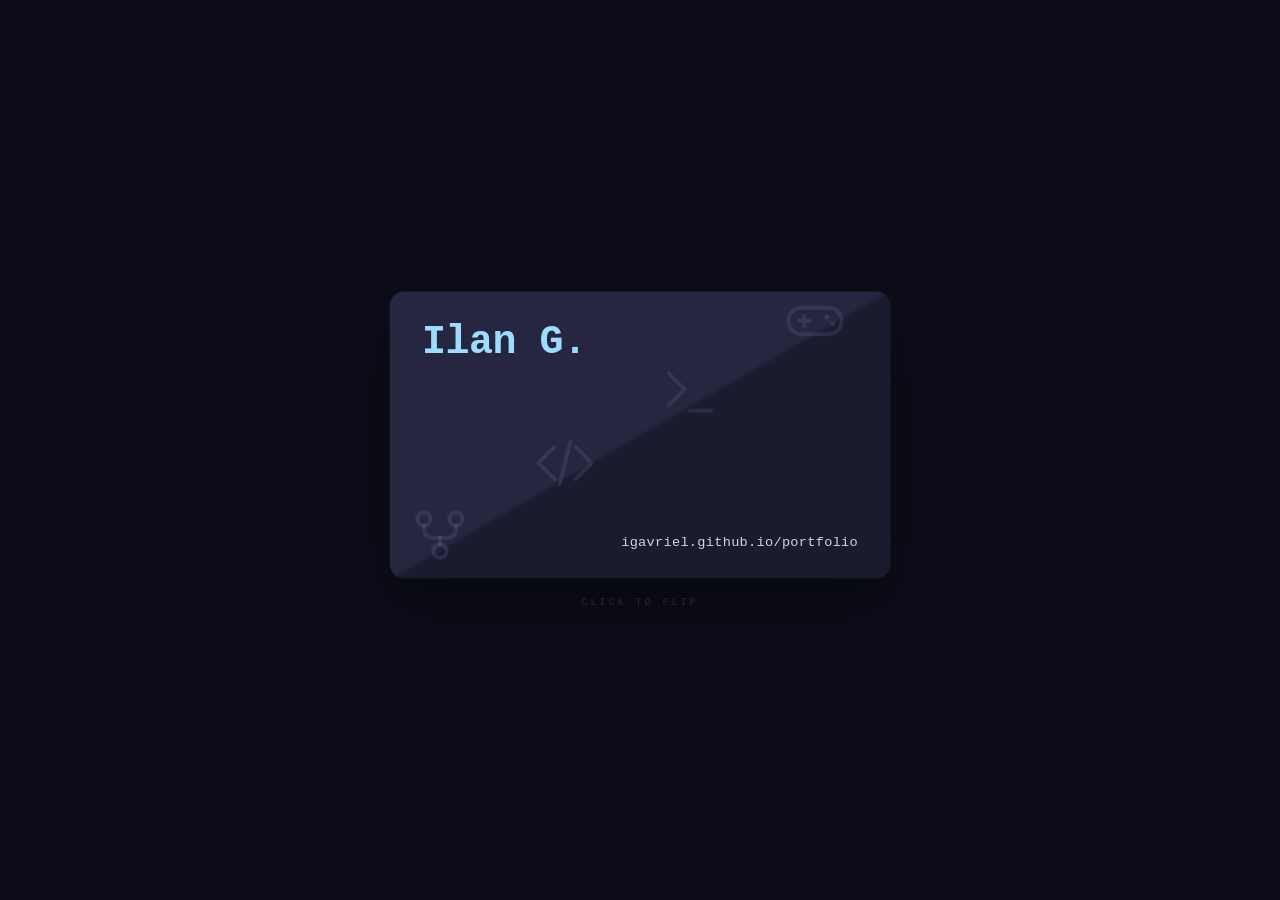
<file: business-card/index.html>
<!DOCTYPE html>
<html lang="en">
<head>
  <meta charset="UTF-8">
  <meta name="viewport" content="width=device-width, initial-scale=1.0">
  <title>Ilan Gavriel — Digital Business Card</title>
  <link rel="stylesheet" href="styles.css">
</head>
<body>

  <main class="page">
    <div class="card-container" id="card" role="button" aria-label="Flip business card" tabindex="0">
      <div class="card">

        <!-- ═══════════ FRONT SIDE ═══════════ -->
        <div class="card-face card-front">
          <span class="front-name">Ilan G.</span>

          <div class="front-icons">
            <span class="front-icon" style="--i:0" aria-hidden="true">
              <svg width="64" height="64" viewBox="0 0 24 24" fill="none" stroke="currentColor" stroke-width="1.5" stroke-linecap="round" stroke-linejoin="round">
                <circle cx="12" cy="18" r="2.5"/>
                <circle cx="6" cy="6" r="2.5"/>
                <circle cx="18" cy="6" r="2.5"/>
                <path d="M6 8.5v1.5a3 3 0 0 0 3 3h6a3 3 0 0 0 3-3V8.5"/>
                <line x1="12" y1="13" x2="12" y2="15.5"/>
              </svg>
            </span>
            <span class="front-icon" style="--i:1" aria-hidden="true">
              <svg width="64" height="64" viewBox="0 0 24 24" fill="none" stroke="currentColor" stroke-width="1.5" stroke-linecap="round" stroke-linejoin="round">
                <polyline points="16 18 22 12 16 6"/>
                <polyline points="8 6 2 12 8 18"/>
                <line x1="14" y1="4" x2="10" y2="20"/>
              </svg>
            </span>
            <span class="front-icon" style="--i:2" aria-hidden="true">
              <svg width="64" height="64" viewBox="0 0 24 24" fill="none" stroke="currentColor" stroke-width="1.5" stroke-linecap="round" stroke-linejoin="round">
                <polyline points="4 17 10 11 4 5"/>
                <line x1="12" y1="19" x2="20" y2="19"/>
              </svg>
            </span>
            <span class="front-icon" style="--i:3" aria-hidden="true">
              <svg width="64" height="64" viewBox="0 0 24 24" fill="none" stroke="currentColor" stroke-width="1.5" stroke-linecap="round" stroke-linejoin="round">
                <rect x="2" y="7" width="20" height="10" rx="5"/>
                <path d="M8 10v4M6 12h4"/>
                <circle cx="16.5" cy="10.5" r="1" fill="currentColor" stroke="none"/>
                <circle cx="18.5" cy="13" r="1" fill="currentColor" stroke="none"/>
              </svg>
            </span>
          </div>

          <a class="front-url" href="https://igavriel.github.io/portfolio" target="_blank" rel="noopener">igavriel.github.io/portfolio</a>
        </div>

        <!-- ═══════════ BACK SIDE ═══════════ -->
        <div class="card-face card-back">

          <div class="editor-titlebar">
            <div class="window-controls">
              <span class="dot dot-close"></span>
              <span class="dot dot-minimize"></span>
              <span class="dot dot-maximize"></span>
            </div>
            <span class="editor-filename">ilan-gavriel.json</span>
          </div>

          <div class="editor-body">
            <div class="code-line"><span class="ln">1</span><span class="code"><span class="bracket">{</span></span></div>
            <div class="code-line"><span class="ln">2</span><span class="code">  <span class="key">"name"</span><span class="punct">: </span><span class="str">"Ilan Gavriel"</span><span class="punct">,</span></span></div>
            <div class="code-line"><span class="ln">3</span><span class="code">  <span class="key">"title"</span><span class="punct">: </span><span class="str">"Game Design Development and Software Architect"</span><span class="punct">,</span></span></div>
            <div class="code-line"><span class="ln">4</span><span class="code">  <span class="key">"email"</span><span class="punct">: </span><span class="str">"<a class="card-link" href="mailto:igavriel@gmail.com">igavriel@gmail.com</a>"</span><span class="punct">,</span></span></div>
            <div class="code-line"><span class="ln">5</span><span class="code">  <span class="key">"linkedin"</span><span class="punct">: </span><span class="str">"<a class="card-link" href="https://linkedin.com/in/igavriel" target="_blank" rel="noopener">linkedin.com/in/igavriel</a>"</span><span class="punct">,</span></span></div>
            <div class="code-line"><span class="ln">6</span><span class="code">  <span class="key">"portfolio"</span><span class="punct">: </span><span class="str">"<a class="card-link" href="https://igavriel.github.io/portfolio" target="_blank" rel="noopener">igavriel.github.io/portfolio</a>"</span></span></div>
            <div class="code-line"><span class="ln">7</span><span class="code"><span class="bracket">}</span></span></div>
          </div>

          <div class="editor-statusbar">
            <div class="statusbar-icons" aria-hidden="true">
              <svg width="14" height="14" viewBox="0 0 24 24" fill="none" stroke="currentColor" stroke-width="1.5" stroke-linecap="round" stroke-linejoin="round">
                <circle cx="12" cy="18" r="2.5"/>
                <circle cx="6" cy="6" r="2.5"/>
                <circle cx="18" cy="6" r="2.5"/>
                <path d="M6 8.5v1.5a3 3 0 0 0 3 3h6a3 3 0 0 0 3-3V8.5"/>
                <line x1="12" y1="13" x2="12" y2="15.5"/>
              </svg>
              <svg width="14" height="14" viewBox="0 0 24 24" fill="none" stroke="currentColor" stroke-width="1.5" stroke-linecap="round" stroke-linejoin="round">
                <polyline points="16 18 22 12 16 6"/>
                <polyline points="8 6 2 12 8 18"/>
                <line x1="14" y1="4" x2="10" y2="20"/>
              </svg>
              <svg width="14" height="14" viewBox="0 0 24 24" fill="none" stroke="currentColor" stroke-width="1.5" stroke-linecap="round" stroke-linejoin="round">
                <polyline points="4 17 10 11 4 5"/>
                <line x1="12" y1="19" x2="20" y2="19"/>
              </svg>
              <svg width="14" height="14" viewBox="0 0 24 24" fill="none" stroke="currentColor" stroke-width="1.5" stroke-linecap="round" stroke-linejoin="round">
                <rect x="2" y="7" width="20" height="10" rx="5"/>
                <path d="M8 10v4M6 12h4"/>
                <circle cx="16.5" cy="10.5" r="1" fill="currentColor" stroke="none"/>
                <circle cx="18.5" cy="13" r="1" fill="currentColor" stroke="none"/>
              </svg>
            </div>
          </div>

        </div>

      </div>
    </div>

    <p class="hint">click to flip</p>
  </main>

  <script src="script.js"></script>
</body>
</html>
</file>
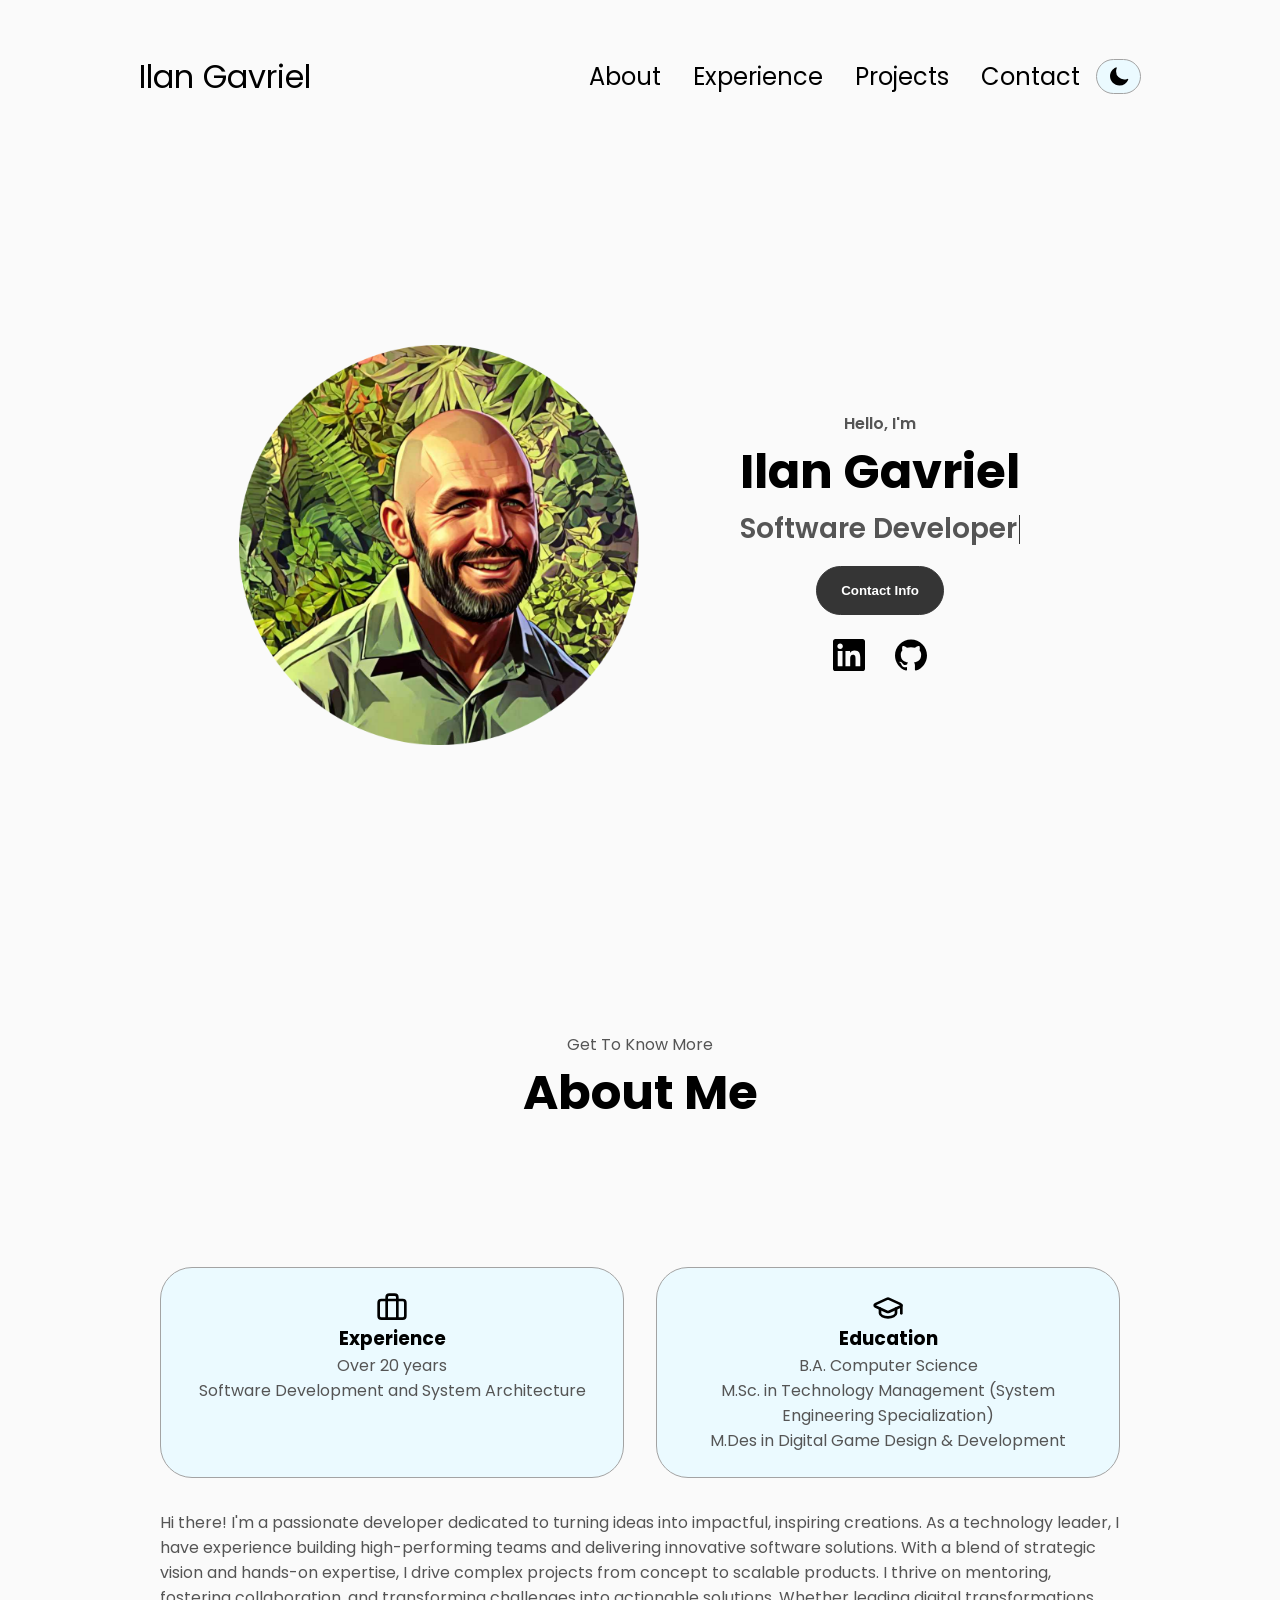
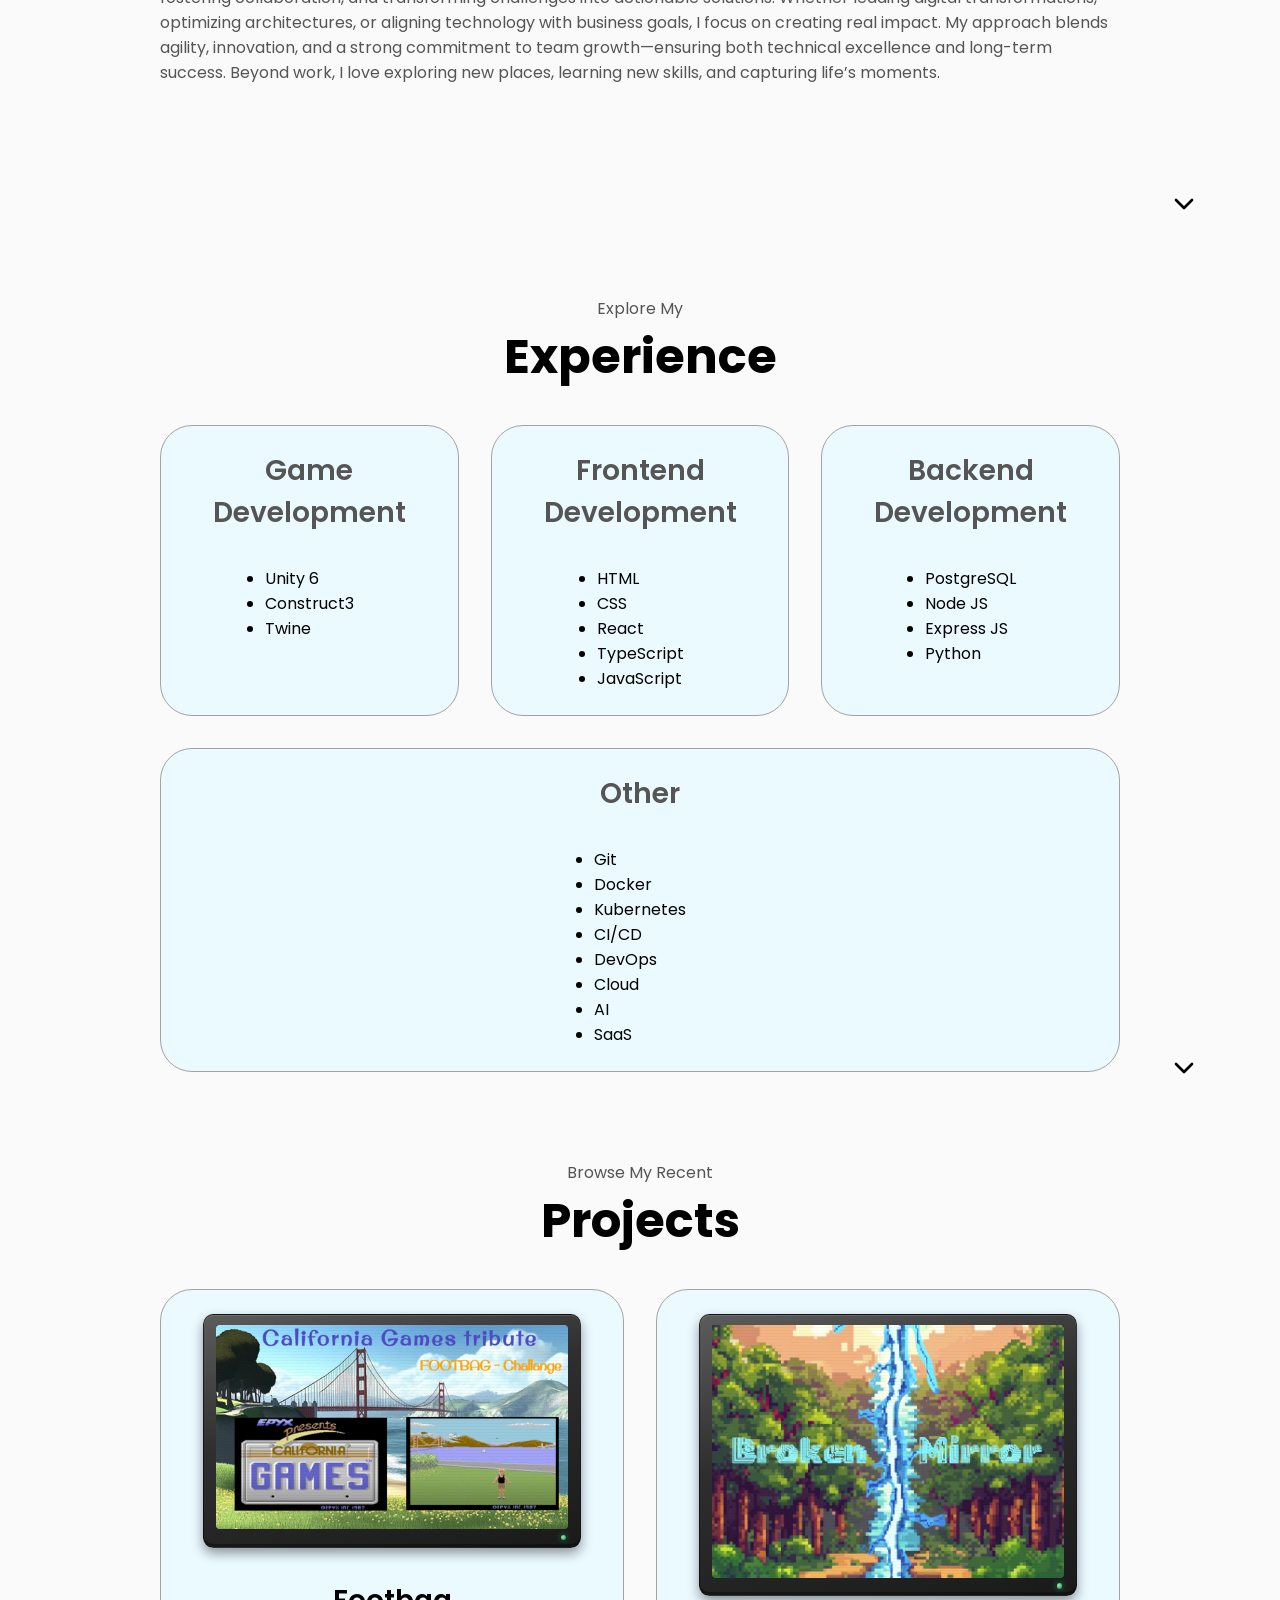
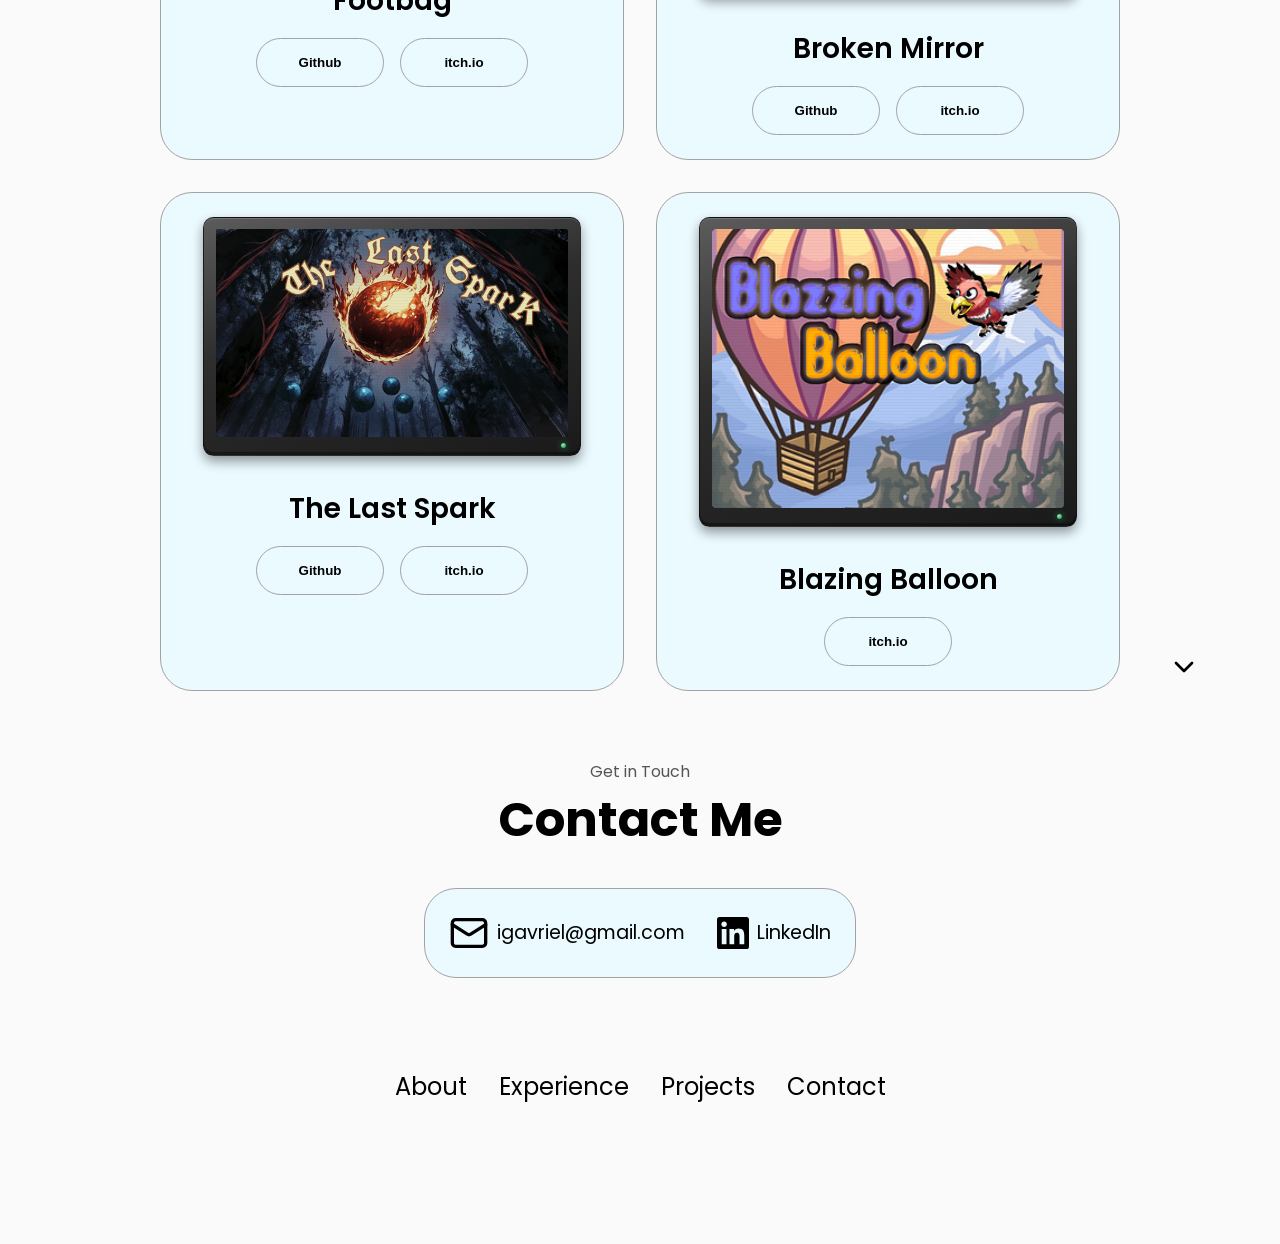
<file: portfolio/index.html>
<!DOCTYPE html>
<html lang="en" data-theme="light">

<head>
  <meta charset="UTF-8" />
  <meta http-equiv="X-UA-Compatible" content="IE=edge" />
  <meta name="viewport" content="width=device-width, initial-scale=1.0" />
  <meta
    name="description"
    content="Portfolio of Ilan Gavriel — software developer, system architect, and game developer."
  />
  <meta name="author" content="Ilan Gavriel" />
  <title>Ilan Gavriel</title>
  <link rel="stylesheet" href="assets/css/style.css" />
  <link rel="stylesheet" href="assets/css/mediaqueries.css" />
</head>

<body>
  <!------------------------------------------------------------------------------------------------------------------>
  <!-- Icon sprite -->
  <!------------------------------------------------------------------------------------------------------------------>
  <!-- Icon sprite (paths from simple-icons@11 + lucide-static@0.460.0 on jsDelivr); hidden defs for <use href="#..."> -->
  <svg xmlns="http://www.w3.org/2000/svg" aria-hidden="true" style="position:absolute;width:0;height:0;overflow:hidden">
    <symbol id="si-github" viewBox="0 0 24 24">
      <path fill="currentColor" d="M12 .297c-6.63 0-12 5.373-12 12 0 5.303 3.438 9.8 8.205 11.385.6.113.82-.258.82-.577 0-.285-.01-1.04-.015-2.04-3.338.724-4.042-1.61-4.042-1.61C4.422 18.07 3.633 17.7 3.633 17.7c-1.087-.744.084-.729.084-.729 1.205.084 1.838 1.236 1.838 1.236 1.07 1.835 2.809 1.305 3.495.998.108-.776.417-1.305.76-1.605-2.665-.3-5.466-1.332-5.466-5.93 0-1.31.465-2.38 1.235-3.22-.135-.303-.54-1.523.105-3.176 0 0 1.005-.322 3.3 1.23.96-.267 1.98-.399 3-.405 1.02.006 2.04.138 3 .405 2.28-1.552 3.285-1.23 3.285-1.23.645 1.653.24 2.873.12 3.176.765.84 1.23 1.91 1.23 3.22 0 4.61-2.805 5.625-5.475 5.92.42.36.81 1.096.81 2.22 0 1.606-.015 2.896-.015 3.286 0 .315.21.69.825.57C20.565 22.092 24 17.592 24 12.297c0-6.627-5.373-12-12-12"/>
    </symbol>
    <symbol id="si-linkedin" viewBox="0 0 24 24">
      <path fill="currentColor" d="M20.447 20.452h-3.554v-5.569c0-1.328-.027-3.037-1.852-3.037-1.853 0-2.136 1.445-2.136 2.939v5.667H9.351V9h3.414v1.561h.046c.477-.9 1.637-1.85 3.37-1.85 3.601 0 4.267 2.37 4.267 5.455v6.286zM5.337 7.433c-1.144 0-2.063-.926-2.063-2.065 0-1.138.92-2.063 2.063-2.063 1.14 0 2.064.925 2.064 2.063 0 1.139-.925 2.065-2.064 2.065zm1.782 13.019H3.555V9h3.564v11.452zM22.225 0H1.771C.792 0 0 .774 0 1.729v20.542C0 23.227.792 24 1.771 24h20.451C23.2 24 24 23.227 24 22.271V1.729C24 .774 23.2 0 22.222 0h.003z"/>
    </symbol>
    <symbol id="lucide-chevron-down" viewBox="0 0 24 24" fill="none" stroke="currentColor" stroke-width="2" stroke-linecap="round" stroke-linejoin="round">
      <path d="m6 9 6 6 6-6"/>
    </symbol>
    <symbol id="lucide-briefcase" viewBox="0 0 24 24" fill="none" stroke="currentColor" stroke-width="2" stroke-linecap="round" stroke-linejoin="round">
      <path d="M16 20V4a2 2 0 0 0-2-2h-4a2 2 0 0 0-2 2v16"/>
      <rect width="20" height="14" x="2" y="6" rx="2"/>
    </symbol>
    <symbol id="lucide-graduation-cap" viewBox="0 0 24 24" fill="none" stroke="currentColor" stroke-width="2" stroke-linecap="round" stroke-linejoin="round">
      <path d="M21.42 10.922a1 1 0 0 0-.019-1.838L12.83 5.18a2 2 0 0 0-1.66 0L2.6 9.08a1 1 0 0 0 0 1.832l8.57 3.908a2 2 0 0 0 1.66 0z"/>
      <path d="M22 10v6"/>
      <path d="M6 12.5V16a6 3 0 0 0 12 0v-3.5"/>
    </symbol>
    <symbol id="lucide-mail" viewBox="0 0 24 24" fill="none" stroke="currentColor" stroke-width="2" stroke-linecap="round" stroke-linejoin="round">
      <rect width="20" height="16" x="2" y="4" rx="2"/>
      <path d="m22 7-8.97 5.7a1.94 1.94 0 0 1-2.06 0L2 7"/>
    </symbol>
  </svg>
  <!------------------------------------------------------------------------------------------------------------------>
  <!-- Desktop Navbar -->
  <!------------------------------------------------------------------------------------------------------------------>
  <nav id="desktop-nav">
    <div class="logo">Ilan Gavriel</div>
    <div class="nav-links-container-inner">
      <ul class="nav-links">
        <li><a href="#about">About</a></li>
        <li><a href="#experience">Experience</a></li>
        <li><a href="#projects">Projects</a></li>
        <li><a href="#contact">Contact</a></li>
      </ul>
      <button type="button" class="theme-toggle" aria-label="Switch to dark mode" aria-pressed="false">
        <span class="theme-toggle__icons" aria-hidden="true">
          <svg class="theme-toggle__icon theme-toggle__icon--sun" xmlns="http://www.w3.org/2000/svg" viewBox="0 0 24 24"
            fill="currentColor">
            <path
              d="M12 2.25a.75.75 0 01.75.75v2.25a.75.75 0 01-1.5 0V3a.75.75 0 01.75-.75zM7.5 12a4.5 4.5 0 119 0 4.5 4.5 0 01-9 0zM18.894 6.894a.75.75 0 00-1.06-1.06l-1.591 1.59a.75.75 0 101.06 1.061l1.591-1.59zM21.75 12a.75.75 0 01-.75.75h-2.25a.75.75 0 010-1.5H21a.75.75 0 01.75.75zM17.834 17.894a.75.75 0 001.06-1.06l-1.59-1.591a.75.75 0 10-1.061 1.06l1.59 1.591zM12 18a.75.75 0 01.75.75V21a.75.75 0 01-1.5 0v-2.25A.75.75 0 0112 18zM7.758 17.303a.75.75 0 00-1.061-1.06l-1.591 1.59a.75.75 0 001.06 1.061l1.591-1.59zM6 12a.75.75 0 01-.75.75H3a.75.75 0 010-1.5h2.25A.75.75 0 016 12zM6.697 7.757a.75.75 0 001.06-1.06l-1.59-1.591a.75.75 0 00-1.061 1.06l1.59 1.591z" />
          </svg>
          <svg class="theme-toggle__icon theme-toggle__icon--moon" xmlns="http://www.w3.org/2000/svg" viewBox="0 0 24 24"
            fill="currentColor">
            <path fill-rule="evenodd"
              d="M9.528 1.718a.75.75 0 01.162.819A8.97 8.97 0 009 6a9 9 0 009 9 8.97 8.97 0 003.463-.69.75.75 0 01.981.98 10.503 10.503 0 01-9.694 6.46c-5.799 0-10.5-4.701-10.5-10.5 0-4.368 2.667-8.112 6.46-9.694a.75.75 0 01.818.162z"
              clip-rule="evenodd" />
          </svg>
        </span>
      </button>
    </div>
  </nav>
  <!------------------------------------------------------------------------------------------------------------------>
  <!-- Hamburger Navbar -->
  <!------------------------------------------------------------------------------------------------------------------>
  <nav id="hamburger-nav">
    <div class="logo">Ilan Gavriel</div>
    <div class="hamburger-nav-inner">
      <button type="button" class="theme-toggle" aria-label="Switch to dark mode" aria-pressed="false">
        <span class="theme-toggle__icons" aria-hidden="true">
          <svg class="theme-toggle__icon theme-toggle__icon--sun" xmlns="http://www.w3.org/2000/svg" viewBox="0 0 24 24"
            fill="currentColor">
            <path
              d="M12 2.25a.75.75 0 01.75.75v2.25a.75.75 0 01-1.5 0V3a.75.75 0 01.75-.75zM7.5 12a4.5 4.5 0 119 0 4.5 4.5 0 01-9 0zM18.894 6.894a.75.75 0 00-1.06-1.06l-1.591 1.59a.75.75 0 101.06 1.061l1.591-1.59zM21.75 12a.75.75 0 01-.75.75h-2.25a.75.75 0 010-1.5H21a.75.75 0 01.75.75zM17.834 17.894a.75.75 0 001.06-1.06l-1.59-1.591a.75.75 0 10-1.061 1.06l1.59 1.591zM12 18a.75.75 0 01.75.75V21a.75.75 0 01-1.5 0v-2.25A.75.75 0 0112 18zM7.758 17.303a.75.75 0 00-1.061-1.06l-1.591 1.59a.75.75 0 001.06 1.061l1.591-1.59zM6 12a.75.75 0 01-.75.75H3a.75.75 0 010-1.5h2.25A.75.75 0 016 12zM6.697 7.757a.75.75 0 001.06-1.06l-1.59-1.591a.75.75 0 00-1.061 1.06l1.59 1.591z" />
          </svg>
          <svg class="theme-toggle__icon theme-toggle__icon--moon" xmlns="http://www.w3.org/2000/svg" viewBox="0 0 24 24"
            fill="currentColor">
            <path fill-rule="evenodd"
              d="M9.528 1.718a.75.75 0 01.162.819A8.97 8.97 0 009 6a9 9 0 009 9 8.97 8.97 0 003.463-.69.75.75 0 01.981.98 10.503 10.503 0 01-9.694 6.46c-5.799 0-10.5-4.701-10.5-10.5 0-4.368 2.667-8.112 6.46-9.694a.75.75 0 01.818.162z"
              clip-rule="evenodd" />
          </svg>
        </span>
      </button>
      <div class="hamburger-menu">
        <div class="hamburger-icon" onclick="toggleMenu()">
          <span></span>
          <span></span>
          <span></span>
        </div>
        <ul class="menu-links">
          <li><a href="#about" onclick="toggleMenu()">About</a></li>
          <li><a href="#experience" onclick="toggleMenu()">Experience</a></li>
          <li><a href="#projects" onclick="toggleMenu()">Projects</a></li>
          <li><a href="#contact" onclick="toggleMenu()">Contact</a></li>
        </ul>
      </div>
    </div>
  </nav>
  <!------------------------------------------------------------------------------------------------------------------>
  <!-- Profile Section -->
  <!------------------------------------------------------------------------------------------------------------------>
  <section id="profile">
    <div class="section__pic-container">
      <img src="./assets/img/profile-pic.png" alt="profile picture" />
    </div>
    <div class="section__text">
      <p class="section__text__p1">Hello, I'm</p>
      <h1 class="title">Ilan Gavriel</h1>
      <p class="section__text__p2 profile-typing" aria-live="polite">
        <span class="profile-typing__inner">
          <span id="profile-typing" class="profile-typing__text"></span><span
            class="profile-typing__cursor"
            aria-hidden="true"
          ></span>
        </span>
      </p>
      <div class="btn-container">
        <button class="btn btn-color-1" onclick="location.href='./#contact'">
          Contact Info
        </button>
      </div>
      <div id="socials-container">
        <a href="https://linkedin.com/in/igavriel/" class="social-link" target="_blank" rel="noopener noreferrer"
          aria-label="My LinkedIn profile">
          <svg class="icon icon-svg" aria-hidden="true"><use href="#si-linkedin"></use></svg>
        </a>
        <a href="https://igavriel.github.io/portfolio/" class="social-link" target="_blank" rel="noopener noreferrer"
          aria-label="My GitHub profile">
          <svg class="icon icon-svg" aria-hidden="true"><use href="#si-github"></use></svg>
        </a>
      </div>
    </div>
  </section>
  <!------------------------------------------------------------------------------------------------------------------>
  <!-- About Section -->
  <!------------------------------------------------------------------------------------------------------------------>
  <section id="about">
    <p class="section__text__p1">Get To Know More</p>
    <h2 class="title">About Me</h2>
    <div class="section-container">
      <div class="about-details-container">
        <div class="about-containers">
          <div class="details-container">
            <svg class="icon icon-svg" aria-hidden="true"><use href="#lucide-briefcase"></use></svg>
            <h3>Experience</h3>
            <p>Over 20 years <br />Software Development and System Architecture</p>
          </div>
          <div class="details-container">
            <svg class="icon icon-svg" aria-hidden="true"><use href="#lucide-graduation-cap"></use></svg>
            <h3>Education</h3>
            <p>B.A. Computer Science </p>
            <p>M.Sc. in Technology Management (System Engineering Specialization)</p>
            <p>M.Des in Digital Game Design & Development</p>
          </div>
        </div>
        <div class="text-container">
          <p>
            Hi there! I'm a passionate developer dedicated to turning ideas into impactful, inspiring creations.
            As a technology leader, I have experience building high-performing teams and delivering innovative software solutions. With a blend of strategic vision and hands-on expertise, I drive complex projects from concept to scalable products. I thrive on mentoring, fostering collaboration, and transforming challenges into actionable solutions.
            Whether leading digital transformations, optimizing architectures, or aligning technology with business goals, I focus on creating real impact. My approach blends agility, innovation, and a strong commitment to team growth—ensuring both technical excellence and long-term success.
            Beyond work, I love exploring new places, learning new skills, and capturing life’s moments.
          </p>
        </div>
      </div>
    </div>
    <button type="button" class="arrow arrow-btn" aria-label="Go to Experience section" onclick="location.href='./#experience'">
      <svg class="icon-svg" aria-hidden="true"><use href="#lucide-chevron-down"></use></svg>
    </button>
  </section>
  <!------------------------------------------------------------------------------------------------------------------>
  <!-- Experience Section -->
  <!------------------------------------------------------------------------------------------------------------------>
  <section id="experience">
    <p class="section__text__p1">Explore My</p>
    <h2 class="title">Experience</h2>
    <div class="experience-details-container">
      <div class="about-containers">
        <div class="details-container">
          <h3 class="experience-sub-title">Game Development</h3>
          <div class="article-container">
            <ul>
              <li>Unity 6</li>
              <li>Construct3</li>
              <li>Twine</li>
            </ul>
          </div>
        </div>
        <div class="details-container">
          <h3 class="experience-sub-title">Frontend Development</h3>
          <div class="article-container">
            <ul>
              <li>HTML</li>
              <li>CSS</li>
              <li>React</li>
              <li>TypeScript</li>
              <li>JavaScript</li>
            </ul>
          </div>
        </div>
        <div class="details-container">
          <h3 class="experience-sub-title">Backend Development</h3>
          <div class="article-container">
            <ul>
              <li>PostgreSQL</li>
              <li>Node JS</li>
              <li>Express JS</li>
              <li>Python</li>
            </ul>
          </div>
        </div>
        <div class="details-container">
          <h3 class="experience-sub-title">Other</h3>
          <div class="article-container">
            <ul>
              <li>Git</li>
              <li>Docker</li>
              <li>Kubernetes</li>
              <li>CI/CD</li>
              <li>DevOps</li>
              <li>Cloud</li>
              <li>AI</li>
              <li>SaaS</li>
            </ul>
          </div>
        </div>
      </div>
    </div>
    <button type="button" class="arrow arrow-btn" aria-label="Go to Projects section" onclick="location.href='./#projects'">
      <svg class="icon-svg" aria-hidden="true"><use href="#lucide-chevron-down"></use></svg>
    </button>
  </section>
  <!------------------------------------------------------------------------------------------------------------------>
  <!-- Projects Section -->
  <!------------------------------------------------------------------------------------------------------------------>
  <section id="projects">
    <p class="section__text__p1">Browse My Recent</p>
    <h2 class="title">Projects</h2>
    <div class="experience-details-container">
      <div class="about-containers">
        <div class="details-container color-container">
          <div class="article-container project-tv-article">
            <div class="project-tv">
              <div class="project-tv__bezel">
                <div class="project-tv__screen">
                  <img src="./assets/img/project-footbag.png" alt="Footbag" class="project-img" />
                </div>
              </div>
              <div class="project-tv__stand" aria-hidden="true">
                <span class="project-tv__stand-neck"></span>
                <span class="project-tv__stand-foot"></span>
              </div>
            </div>
          </div>
          <h3 class="experience-sub-title project-title">Footbag</h3>
          <div class="btn-container">
            <button class="btn btn-color-2 project-btn" onclick="location.href='https://github.com/igavriel/unity-poc/tree/main/foot-bag'">
              Github
            </button>
            <button class="btn btn-color-2 project-btn" onclick="location.href='https://igavriel.itch.io/footbag'">
              itch.io
            </button>
          </div>
        </div>
        <div class="details-container color-container">
          <div class="article-container project-tv-article">
            <div class="project-tv">
              <div class="project-tv__bezel">
                <div class="project-tv__screen">
                  <img src="./assets/img/project-broken-mirror.png" alt="Broken Mirror" class="project-img" />
                </div>
              </div>
              <div class="project-tv__stand" aria-hidden="true">
                <span class="project-tv__stand-neck"></span>
                <span class="project-tv__stand-foot"></span>
              </div>
            </div>
          </div>
          <h3 class="experience-sub-title project-title">Broken Mirror</h3>
          <div class="btn-container">
            <button class="btn btn-color-2 project-btn" onclick="location.href='https://github.com/igavriel/unity-poc/tree/main/broken-mirror'">
              Github
            </button>
            <button class="btn btn-color-2 project-btn" onclick="location.href='https://igavriel.itch.io/broken-mirror'">
              itch.io
            </button>
          </div>
        </div>
        <div class="details-container color-container">
          <div class="article-container project-tv-article">
            <div class="project-tv">
              <div class="project-tv__bezel">
                <div class="project-tv__screen">
                  <img src="./assets/img/project-the-last-spark.png" alt="The Last Spark" class="project-img" />
                </div>
              </div>
              <div class="project-tv__stand" aria-hidden="true">
                <span class="project-tv__stand-neck"></span>
                <span class="project-tv__stand-foot"></span>
              </div>
            </div>
          </div>
          <h3 class="experience-sub-title project-title">The Last Spark</h3>
          <div class="btn-container">
            <button class="btn btn-color-2 project-btn" onclick="location.href='https://github.com/igavriel/unity-poc/tree/main/the-last-spark'">
              Github
            </button>
            <button class="btn btn-color-2 project-btn" onclick="location.href='https://igavriel.itch.io/the-last-spark'">
              itch.io
            </button>
          </div>
        </div>
        <div class="details-container color-container">
          <div class="article-container project-tv-article">
            <div class="project-tv">
              <div class="project-tv__bezel">
                <div class="project-tv__screen">
                  <img src="./assets/img/project-balzzing-ballon.png" alt="Blazing Balloon" class="project-img" />
                </div>
              </div>
              <div class="project-tv__stand" aria-hidden="true">
                <span class="project-tv__stand-neck"></span>
                <span class="project-tv__stand-foot"></span>
              </div>
            </div>
          </div>
          <h3 class="experience-sub-title project-title">Blazing Balloon</h3>
          <div class="btn-container">
            <button class="btn btn-color-2 project-btn" onclick="location.href='https://igavriel.itch.io/blazing-balloon'">
              itch.io
            </button>
          </div>
        </div>
      </div>
    </div>
    <button type="button" class="arrow arrow-btn" aria-label="Go to Contact section" onclick="location.href='./#contact'">
      <svg class="icon-svg" aria-hidden="true"><use href="#lucide-chevron-down"></use></svg>
    </button>
  </section>
  <!------------------------------------------------------------------------------------------------------------------>
  <!-- Contact Section -->
  <!------------------------------------------------------------------------------------------------------------------>
  <section id="contact">
    <p class="section__text__p1">Get in Touch</p>
    <h2 class="title">Contact Me</h2>
    <div class="contact-info-upper-container">
      <div class="contact-info-container">
        <svg class="icon icon-svg contact-icon email-icon" aria-hidden="true"><use href="#lucide-mail"></use></svg>
        <p><a href="mailto:igavriel@gmail.com">igavriel@gmail.com</a></p>
      </div>
      <div class="contact-info-container">
        <svg class="icon icon-svg contact-icon" aria-hidden="true"><use href="#si-linkedin"></use></svg>
        <p><a href="https://linkedin.com/in/igavriel/">LinkedIn</a></p>
      </div>
    </div>
  </section>
  <!------------------------------------------------------------------------------------------------------------------>
  <!-- Footer -->
  <!------------------------------------------------------------------------------------------------------------------>
  <footer>
    <nav>
      <div class="nav-links-container">
        <ul class="nav-links">
          <li><a href="#about">About</a></li>
          <li><a href="#experience">Experience</a></li>
          <li><a href="#projects">Projects</a></li>
          <li><a href="#contact">Contact</a></li>
        </ul>
      </div>
    </nav>
  </footer>
  <!------------------------------------------------------------------------------------------------------------------>
  <!-- Script -->
  <!------------------------------------------------------------------------------------------------------------------>
  <script src="assets/js/script.js"></script>
</body>

</html>
</file>
<file: business-card/styles.css>
/* ═══════════════════════════════════════════
   DIGITAL BUSINESS CARD — Styles
   ═══════════════════════════════════════════ */

/* ─── Reset & Base ─────────────────────── */

*,
*::before,
*::after {
  margin: 0;
  padding: 0;
  box-sizing: border-box;
}

body {
  min-height: 100vh;
  display: flex;
  align-items: center;
  justify-content: center;
  background: #0d0d1a;
  font-family:
    ui-monospace, SFMono-Regular, Menlo, Monaco,
    Consolas, "Liberation Mono", "Courier New", monospace;
  -webkit-font-smoothing: antialiased;
  -moz-osx-font-smoothing: grayscale;
}

/* ─── Page Wrapper ─────────────────────── */

.page {
  display: flex;
  flex-direction: column;
  align-items: center;
  gap: 20px;
}

.hint {
  font-size: 10px;
  color: rgba(255, 255, 255, 0.15);
  letter-spacing: 3px;
  text-transform: uppercase;
}

/* ─── Card Container (perspective) ─────── */

.card-container {
  width: min(500px, 88vw);
  aspect-ratio: 3.5 / 2;
  perspective: 1200px;
  cursor: pointer;
  user-select: none;
  -webkit-user-select: none;
  outline: none;
  animation: fadeInUp 0.6s ease-out;
  transition: transform 0.3s ease;
}

.card-container:hover {
  transform: translateY(-4px);
}

.card-container:focus-visible {
  outline: 2px solid rgba(100, 160, 255, 0.5);
  outline-offset: 6px;
  border-radius: 14px;
}

/* ─── Card (flip element) ──────────────── */

.card {
  width: 100%;
  height: 100%;
  position: relative;
  transform-style: preserve-3d;
  transition: transform 0.45s ease;
  will-change: transform;
}

.card.flipped {
  transform: rotateY(180deg);
}

/* ─── Card Faces (shared) ──────────────── */

.card-face {
  position: absolute;
  inset: 0;
  backface-visibility: hidden;
  -webkit-backface-visibility: hidden;
  border-radius: 14px;
  overflow: hidden;
  box-shadow:
    0 25px 60px -10px rgba(0, 0, 0, 0.55),
    0 0 0 1px rgba(255, 255, 255, 0.05);
}


/* ═══════════════════════════════════════════
   FRONT SIDE — Terminal Identity Card
   ═══════════════════════════════════════════ */

.card-front {
  background: linear-gradient(150deg, #262640 49.5%, #1b1b30 50.5%);
  display: flex;
  flex-direction: column;
  justify-content: space-between;
  padding: clamp(18px, 5vw, 28px) clamp(20px, 5.5vw, 32px);
}

/* ─── Front: Name ──────────────────────── */

.front-name {
  font-size: clamp(2.5rem, 5vw, 1.65rem);
  font-weight: 700;
  color: #9cdcfe;
  letter-spacing: -0.5px;
  z-index: 1;
}

/* ─── Front: URL ───────────────────────── */

.front-url {
  align-self: flex-end;
  font-size: clamp(0.85rem, 1.8vw, 0.72rem);
  color: #d4d4d4;
  letter-spacing: 0.3px;
  z-index: 1;
  text-decoration: none;
}

.front-url:hover {
  color: #e8e8e8;
  text-decoration: underline;
}

/* ─── Card Links (back side) ──────────── */

.card-link {
  color: inherit;
  text-decoration: none;
}

.card-link:hover {
  text-decoration: underline;
}

/* ─── Front: Diagonal Icons ────────────── */

.front-icons {
  position: absolute;
  inset: 0;
  pointer-events: none;
}

.front-icon {
  position: absolute;
  left: calc(10% + var(--i) * 25%);
  top: calc(85% - var(--i) * 25%);
  transform: translate(-50%, -50%);
  color: rgba(180, 200, 255, 0.10);
  line-height: 0;
  pointer-events: auto;
  transition: color 0.3s ease, filter 0.3s ease;
}

.card-container:hover .front-icon {
  color: rgba(180, 200, 255, 0.16);
}

.front-icon:hover {
  color: rgba(180, 200, 255, 0.35);
  filter: drop-shadow(0 0 6px rgba(125, 224, 231, 0.4));
}


/* ═══════════════════════════════════════════
   BACK SIDE — VS Code Editor
   ═══════════════════════════════════════════ */

.card-back {
  transform: rotateY(180deg);
  background: #1e1e1e;
  display: flex;
  flex-direction: column;
}

/* ─── Back: Title Bar ──────────────────── */

.editor-titlebar {
  display: flex;
  align-items: center;
  height: clamp(26px, 6vw, 32px);
  background: #323233;
  padding: 0 12px;
  position: relative;
  flex-shrink: 0;
  border-bottom: 1px solid #2a2a2a;
}

.window-controls {
  display: flex;
  gap: 6px;
  z-index: 1;
}

.dot {
  width: clamp(8px, 2vw, 10px);
  height: clamp(8px, 2vw, 10px);
  border-radius: 50%;
}

.dot-close    { background: #ff5f57; }
.dot-minimize { background: #febc2e; }
.dot-maximize { background: #28c840; }

.editor-filename {
  position: absolute;
  left: 50%;
  transform: translateX(-50%);
  font-size: clamp(15px, 2vw, 11px);
  color: #aaaaaa;
  letter-spacing: 0.3px;
}

/* ─── Back: Editor Body ────────────────── */

.editor-body {
  flex: 1;
  display: flex;
  flex-direction: column;
  justify-content: center;
  padding: 0 clamp(10px, 3vw, 18px);
  font-size: clamp(12px, 2.3vw, 11.5px);
  line-height: 1.7;
  overflow: hidden;
}

.code-line {
  display: flex;
  white-space: pre;
}

.ln {
  flex: 0 0 clamp(16px, 4vw, 22px);
  text-align: right;
  color: #858585;
  padding-right: clamp(8px, 2vw, 14px);
  user-select: none;
}

.code {
  flex: 1;
  min-width: 0;
}

/* ─── Back: Syntax Colors ──────────────── */

.bracket { color: #ffd700; }
.key     { color: #9cdcfe; }
.str     { color: #ce9178; }
.punct   { color: #d4d4d4; }

/* ─── Back: Status Bar ─────────────────── */

.editor-statusbar {
  display: flex;
  align-items: center;
  justify-content: center;
  height: clamp(20px, 5vw, 26px);
  background: #007acc;
  flex-shrink: 0;
}

.statusbar-icons {
  display: flex;
  align-items: center;
  gap: clamp(10px, 3vw, 18px);
  color: rgba(255, 255, 255, 0.85);
  line-height: 0;
}

.statusbar-icons svg {
  transition: filter 0.3s ease, color 0.3s ease;
}

.statusbar-icons svg:hover {
  color: #ffffff;
  filter: drop-shadow(0 0 5px rgba(255, 255, 255, 0.5));
}


/* ═══════════════════════════════════════════
   ANIMATIONS
   ═══════════════════════════════════════════ */

@keyframes fadeInUp {
  from {
    opacity: 0;
    transform: translateY(20px);
  }
  to {
    opacity: 1;
    transform: translateY(0);
  }
}


/* ═══════════════════════════════════════════
   RESPONSIVE
   ═══════════════════════════════════════════ */

@media (max-width: 400px) {
  .front-icon svg {
    width: 48px;
    height: 48px;
  }

  .statusbar-icons svg {
    width: 12px;
    height: 12px;
  }
}

@media (hover: none) {
  .card-container:hover {
    transform: none;
  }
}
</file>
<file: portfolio/assets/css/style.css>
/* GENERAL */

@import url("https://fonts.googleapis.com/css2?family=Poppins:wght@300;400;500;600&display=swap");

/* Theme tokens — edit light defaults in :root, dark overrides in [data-theme="dark"] */
:root {
  color-scheme: light;
  --color-bg: #fafafa;
  --color-surface: rgb(235, 250, 255);
  --color-text: #000000;
  --color-text-muted: rgb(85, 85, 85);
  --color-border: rgb(163, 163, 163);
  --color-border-strong: rgb(53, 53, 53);
  --color-link: #000000;
  --color-link-hover: grey;
  --color-link-underline: rgb(181, 181, 181);
  --color-nav-decoration: #ffffff;
  --color-accent: rgb(53, 53, 53);
  --color-accent-hover: rgb(0, 0, 0);
  --color-btn-on-accent: #ffffff;
  --color-btn-ghost-hover-border: rgb(255, 255, 255);
  --color-hamburger: #000000;
  --color-menu-bg: #ffffff;
  --shadow-hover: 0 0.25rem 0.65rem rgba(0, 0, 0, 0.12);
  --shadow-hover-strong: 0 0.35rem 0.9rem rgba(0, 0, 0, 0.18);
  /* Project “TV” frame (dark plastic; reads as a screen in both themes) */
  --tv-bezel-top: #5c5c5c;
  --tv-bezel-mid: #2e2e2e;
  --tv-bezel-bottom: #1a1a1a;
  --tv-screen-matte: #0a0a0a;
  --tv-stand: #252525;
  --tv-stand-foot: #1c1c1c;
  --details-glow-hover: 0 0.4rem 1rem rgba(0, 0, 0, 0.08), 0 0 1.75rem rgba(70, 110, 200, 0.28);
}

[data-theme="dark"] {
  color-scheme: dark;
  --color-bg: #1e1e34;
  --color-surface: #1c2753;
  --color-text: #e8e8e8;
  --color-text-muted: #a0a0a0;
  --color-border: #444444;
  --color-border-strong: #666666;
  --color-link: #e8e8e8;
  --color-link-hover: #b0b0b0;
  --color-link-underline: #666666;
  --color-nav-decoration: #121212;
  --color-accent: #c4c4c4;
  --color-accent-hover: #e8e8e8;
  --color-btn-on-accent: #121212;
  --color-btn-ghost-hover-border: #e8e8e8;
  --color-hamburger: #e8e8e8;
  --color-menu-bg: #1e1e1e;
  --shadow-hover: 0 0.35rem 0.85rem rgba(0, 0, 0, 0.45);
  --shadow-hover-strong: 0 0.45rem 1.1rem rgba(0, 0, 0, 0.55);
  --tv-bezel-top: #6a6a6a;
  --tv-bezel-mid: #3a3a3a;
  --tv-bezel-bottom: #222222;
  --tv-screen-matte: #050505;
  --tv-stand: #2e2e2e;
  --tv-stand-foot: #202020;
  --details-glow-hover: 0 0.45rem 1.2rem rgba(0, 0, 0, 0.45), 0 0 2rem rgba(140, 175, 255, 0.22);
}

* {
  margin: 0;
  padding: 0;
}

html {
  scroll-behavior: smooth;
}

body {
  font-family: "Poppins", sans-serif;
  background-color: var(--color-bg);
  color: var(--color-text);
}

p {
  color: var(--color-text-muted);
}

/* TRANSITION */

a,
.btn {
  transition: all 300ms ease;
}

/* Theme toggle (nav) */

.theme-toggle {
  display: inline-flex;
  align-items: center;
  justify-content: center;
  padding: 0.35rem 0.65rem;
  font-family: inherit;
  font-size: 1rem;
  font-weight: 500;
  line-height: 1;
  color: var(--color-text);
  background: var(--color-surface);
  border: 0.1rem solid var(--color-border);
  border-radius: 2rem;
  cursor: pointer;
  transition: background-color 200ms ease, border-color 200ms ease, color 200ms ease, transform 200ms ease,
    box-shadow 200ms ease;
}

.theme-toggle:hover {
  border-color: var(--color-border-strong);
  background: var(--color-bg);
  color: var(--color-text);
  transform: translateY(-1px);
  box-shadow: var(--shadow-hover);
}

.theme-toggle:active {
  transform: translateY(0);
}

.theme-toggle:focus-visible {
  outline: 2px solid var(--color-accent);
  outline-offset: 2px;
}

.theme-toggle .theme-toggle__icons {
  display: inline-flex;
  align-items: center;
  justify-content: center;
}

.theme-toggle .theme-toggle__icon {
  width: 1.35rem;
  height: 1.35rem;
  flex-shrink: 0;
}

html[data-theme="light"] .theme-toggle__icon--sun {
  display: none;
}

html[data-theme="light"] .theme-toggle__icon--moon {
  display: block;
}

html[data-theme="dark"] .theme-toggle__icon--sun {
  display: block;
}

html[data-theme="dark"] .theme-toggle__icon--moon {
  display: none;
}

/* DESKTOP NAV */

nav,
.nav-links {
  display: flex;
}

nav {
  justify-content: space-around;
  align-items: center;
  height: 17vh;
}

.nav-links-container-inner {
  display: flex;
  align-items: center;
  gap: 1rem;
}

.nav-links {
  gap: 2rem;
  list-style: none;
  font-size: 1.5rem;
}

a {
  color: var(--color-link);
  text-decoration: none;
  text-decoration-color: var(--color-nav-decoration);
}

a:hover {
  color: var(--color-link-hover);
  text-decoration: underline;
  text-underline-offset: 1rem;
  text-decoration-color: var(--color-link-underline);
}

.logo {
  font-size: 2rem;
  color: var(--color-text);
}

.logo:hover {
  cursor: default;
}

/* HAMBURGER MENU */

#hamburger-nav {
  display: none;
}

.hamburger-nav-inner {
  display: flex;
  align-items: center;
  gap: 0.75rem;
}

.hamburger-menu {
  position: relative;
  display: inline-block;
}

.hamburger-icon {
  display: flex;
  flex-direction: column;
  justify-content: space-between;
  height: 24px;
  width: 30px;
  cursor: pointer;
}

.hamburger-icon span {
  width: 100%;
  height: 2px;
  background-color: var(--color-hamburger);
  transition: all 0.3s ease-in-out;
}

.menu-links {
  position: absolute;
  top: 100%;
  right: 0;
  margin: 0;
  padding: 0;
  list-style: none;
  background-color: var(--color-menu-bg);
  width: fit-content;
  max-height: 0;
  overflow: hidden;
  transition: all 0.3s ease-in-out;
}

.menu-links a {
  display: block;
  padding: 10px;
  text-align: center;
  font-size: 1.5rem;
  color: var(--color-link);
  text-decoration: none;
  transition: all 0.3s ease-in-out;
}

.menu-links li {
  list-style: none;
}

.menu-links.open {
  max-height: 300px;
}

.hamburger-icon.open span:first-child {
  transform: rotate(45deg) translate(10px, 5px);
}

.hamburger-icon.open span:nth-child(2) {
  opacity: 0;
}

.hamburger-icon.open span:last-child {
  transform: rotate(-45deg) translate(10px, -5px);
}

.hamburger-icon span:first-child {
  transform: none;
  opacity: 1;
}

/* SECTIONS */

section {
  padding-top: 4vh;
  height: 96vh;
  margin: 0 10rem;
  box-sizing: border-box;
  min-height: fit-content;
}

.section-container {
  display: flex;
  /* width: 400px; */
  /* height: 1000px; */
}

/* PROFILE SECTION */

#profile {
  display: flex;
  justify-content: center;
  gap: 5rem;
  height: 80vh;
}

.section__pic-container {
  display: flex;
  height: 400px;
  width: 400px;
  margin: auto 0;
}

.section__text {
  align-self: center;
  text-align: center;
}

.section__text p {
  font-weight: 600;
}

.section__text__p1 {
  text-align: center;
}

.section__text__p2 {
  font-size: 1.75rem;
  margin-bottom: 1rem;
}

.profile-typing {
  text-align: center;
}

.profile-typing__inner {
  display: inline-flex;
  align-items: center;
  justify-content: center;
  min-height: 1.35em;
  min-width: 19ch;
  max-width: 100%;
}

.profile-typing__text {
  text-align: left;
}

.profile-typing__cursor {
  display: inline-block;
  width: 0.12rem;
  height: 1.05em;
  margin-left: 0.12rem;
  background-color: var(--color-accent);
  vertical-align: -0.08em;
  animation: profile-typing-cursor 1s step-end infinite;
}

@keyframes profile-typing-cursor {
  50% {
    opacity: 0;
  }
}

@media (prefers-reduced-motion: reduce) {
  .profile-typing__cursor {
    display: none;
  }
}

.title {
  font-size: 3rem;
  text-align: center;
  color: var(--color-text);
}

#socials-container {
  display: flex;
  justify-content: center;
  margin-top: 1rem;
  gap: 1rem;
}

/* ICONS — inline SVG sprite in index.html (sources: simple-icons@11, lucide-static@0.460.0 on jsDelivr) */

.icon {
  cursor: pointer;
  height: 2rem;
}

.icon-svg {
  display: inline-block;
  width: 2rem;
  height: 2rem;
  color: var(--color-text);
  vertical-align: middle;
}

.icon-svg use {
  pointer-events: none;
}

#socials-container .social-link {
  display: inline-flex;
  align-items: center;
  justify-content: center;
  color: var(--color-text);
  padding: 0.45rem;
  border-radius: 2rem;
  text-decoration: none;
  transition: transform 200ms ease, color 200ms ease, background-color 200ms ease, box-shadow 200ms ease;
}

#socials-container .social-link:hover {
  color: var(--color-link-hover);
  background-color: var(--color-surface);
  transform: translateY(-3px) scale(1.06);
  box-shadow: var(--shadow-hover-strong);
  text-decoration: none;
}

#socials-container .social-link:active {
  transform: translateY(-1px) scale(1.03);
}

.arrow.arrow-btn {
  background: none;
  border: none;
  padding: 0;
  font: inherit;
  color: var(--color-text);
  cursor: pointer;
  border-radius: 0.35rem;
  transition: transform 200ms ease, color 200ms ease, filter 200ms ease;
}

.arrow.arrow-btn:hover {
  color: var(--color-link-hover);
  transform: translateY(3px);
  filter: drop-shadow(0 0.15rem 0.25rem rgba(0, 0, 0, 0.2));
}

[data-theme="dark"] .arrow.arrow-btn:hover {
  filter: drop-shadow(0 0.2rem 0.45rem rgba(0, 0, 0, 0.5));
}

.arrow.arrow-btn:active {
  transform: translateY(5px);
}

.arrow.arrow-btn:focus-visible {
  outline: 2px solid var(--color-accent);
  outline-offset: 2px;
  border-radius: 0.25rem;
}

/* BUTTONS */

.btn-container {
  display: flex;
  justify-content: center;
  gap: 1rem;
}

.btn {
  font-weight: 600;
  transition: transform 200ms ease, box-shadow 200ms ease, background-color 200ms ease, border-color 200ms ease,
    color 200ms ease;
  padding: 1rem;
  width: 8rem;
  border-radius: 2rem;
}

.btn-color-1,
.btn-color-2 {
  border: var(--color-border-strong) 0.1rem solid;
  color: var(--color-text);
}

.btn-color-1:hover,
.btn-color-2:hover {
  cursor: pointer;
}

.btn-color-1,
.btn-color-2:hover {
  background: var(--color-accent);
  color: var(--color-btn-on-accent);
}

.btn-color-1:hover {
  background: var(--color-accent-hover);
  transform: translateY(-3px);
  box-shadow: var(--shadow-hover-strong);
}

.btn-color-1:active {
  transform: translateY(-1px);
  box-shadow: var(--shadow-hover);
}

.btn-color-2 {
  background: none;
}

.btn-color-2:hover {
  border: var(--color-btn-ghost-hover-border) 0.1rem solid;
  transform: translateY(-3px);
  box-shadow: var(--shadow-hover-strong);
}

.btn-color-2:active {
  transform: translateY(-1px);
  box-shadow: var(--shadow-hover);
}

.btn-container {
  gap: 1rem;
}

/* ABOUT SECTION */

#about {
  position: relative;
}

.about-containers {
  gap: 2rem;
  margin-bottom: 2rem;
  margin-top: 2rem;
}

.about-details-container {
  justify-content: center;
  flex-direction: column;
}

.about-containers,
.about-details-container {
  display: flex;
  /* height: 200px; */
}

.about-pic {
  border-radius: 2rem;
}

.arrow {
  position: absolute;
  right: -5rem;
  bottom: 2.5rem;
}

.details-container {
  padding: 1.5rem;
  flex: 1;
  background: var(--color-surface);
  border-radius: 2rem;
  border: var(--color-border-strong) 0.1rem solid;
  border-color: var(--color-border);
  text-align: center;
  box-shadow: none;
  transition: box-shadow 280ms ease, border-color 280ms ease;
}

.details-container:hover {
  box-shadow: var(--details-glow-hover);
  border-color: var(--color-border-strong);
}

.section-container {
  gap: 4rem;
  height: 80%;
}

.section__pic-container {
  height: 400px;
  width: 400px;
  margin: auto 0;
}

/* EXPERIENCE SECTION */

#experience {
  position: relative;
}

.experience-sub-title {
  margin-top: 0;
  color: var(--color-text-muted);
  font-weight: 600;
  font-size: 1.75rem;
  margin-bottom: 2rem;
}

.experience-details-container {
  display: flex;
  justify-content: center;
  flex-direction: column;
}

.article-container {
  display: flex;
  text-align: initial;
  flex-wrap: wrap;
  flex-direction: row;
  gap: 2.5rem;
  justify-content: space-around;
}

article {
  display: flex;
  width: 10rem;
  justify-content: space-around;
  gap: 0.5rem;
}

article .icon-svg {
  cursor: default;
}

/* PROJECTS SECTION */

#projects {
  position: relative;
}

.color-container {
  border-color: var(--color-border);
  background: var(--color-surface);
}

/* Project cards: retro TV (bezel + screen + stand) */
#projects .project-tv-article {
  justify-content: center;
  width: 100%;
}

.project-tv {
  display: flex;
  flex-direction: column;
  align-items: center;
  width: 100%;
  max-width: 22rem;
  margin: 0 auto;
}

.project-tv__bezel {
  position: relative;
  width: 100%;
  padding: 0.65rem 0.75rem 1.1rem;
  border-radius: 0.65rem;
  background: linear-gradient(
    165deg,
    var(--tv-bezel-top) 0%,
    var(--tv-bezel-mid) 42%,
    var(--tv-bezel-bottom) 100%
  );
  box-shadow:
    0 0.35rem 0.75rem rgba(0, 0, 0, 0.4),
    inset 0 1px 0 rgba(255, 255, 255, 0.14),
    inset 0 -3px 0 rgba(0, 0, 0, 0.35);
  border: 1px solid rgba(0, 0, 0, 0.45);
}

/* Power LED on the “chin” */
.project-tv__bezel::after {
  content: "";
  position: absolute;
  bottom: 0.4rem;
  right: 0.85rem;
  width: 0.35rem;
  height: 0.35rem;
  border-radius: 50%;
  background: radial-gradient(circle at 35% 35%, #8ef5b4, #1e7a45);
  box-shadow: 0 0 0.4rem rgba(46, 204, 113, 0.65);
}

.project-tv__screen {
  position: relative;
  border-radius: 0.2rem;
  overflow: hidden;
  background: var(--tv-screen-matte);
  box-shadow:
    inset 0 0 0 2px rgba(0, 0, 0, 0.9),
    inset 0 0 0 3px rgba(255, 255, 255, 0.08),
    inset 0 0 1.5rem rgba(0, 0, 0, 0.55);
}

/* Subtle CRT-style scanlines */
.project-tv__screen::after {
  content: "";
  position: absolute;
  inset: 0;
  pointer-events: none;
  border-radius: inherit;
  opacity: 0.22;
  background: repeating-linear-gradient(
    to bottom,
    transparent 0,
    transparent 2px,
    rgba(0, 0, 0, 0.12) 2px,
    rgba(0, 0, 0, 0.12) 3px
  );
}

@media (prefers-reduced-motion: reduce) {
  .project-tv__screen::after {
    opacity: 0.12;
  }
}

.project-img {
  display: block;
  width: 100%;
  height: auto;
  border-radius: 0.12rem;
}

.project-tv__stand {
  display: flex;
  flex-direction: column;
  align-items: center;
  margin-top: 0.15rem;
}

.project-tv__stand-neck {
  width: 32%;
  height: 0.5rem;
  background: linear-gradient(180deg, var(--tv-stand), var(--tv-bezel-bottom));
  border-radius: 0 0 0.15rem 0.15rem;
  box-shadow: 0 0.1rem 0.2rem rgba(0, 0, 0, 0.35);
}

.project-tv__stand-foot {
  width: 52%;
  height: 0.42rem;
  margin-top: -1px;
  background: linear-gradient(180deg, var(--tv-stand), var(--tv-stand-foot));
  border-radius: 0 0 0.35rem 0.35rem;
  box-shadow: 0 0.2rem 0.4rem rgba(0, 0, 0, 0.35);
}

.project-title {
  margin: 1rem;
  color: var(--color-text);
}

.project-btn {
  color: var(--color-text);
  border-color: var(--color-border);
}

/* CONTACT */

#contact {
  display: flex;
  justify-content: center;
  flex-direction: column;
  height: 70vh;
}

.contact-info-upper-container {
  display: flex;
  justify-content: center;
  border-radius: 2rem;
  border: var(--color-border-strong) 0.1rem solid;
  border-color: var(--color-border);
  background: var(--color-surface);
  margin: 2rem auto;
  padding: 0.5rem;
}

.contact-info-container {
  display: flex;
  align-items: center;
  justify-content: center;
  gap: 0.5rem;
  margin: 1rem;
}

.contact-info-container p {
  font-size: larger;
}

.contact-icon {
  cursor: default;
}

.email-icon.icon-svg {
  width: 2.5rem;
  height: 2.5rem;
}

/* FOOTER SECTION */

footer {
  height: 26vh;
  margin: 0 1rem;
}

footer p {
  text-align: center;
}
</file>
<file: portfolio/assets/css/mediaqueries.css>
@media screen and (max-width: 1400px) {
  #profile {
    height: 83vh;
    margin-bottom: 6rem;
  }
  .about-containers {
    flex-wrap: wrap;
  }
  #contact,
  #projects {
    height: fit-content;
  }
}

@media screen and (max-width: 1200px) {
  #desktop-nav {
    display: none;
  }
  #hamburger-nav {
    display: flex;
  }
  #experience,
  .experience-details-container {
    margin-top: 2rem;
  }
  #profile,
  .section-container {
    display: block;
  }
  .arrow {
    display: none;
  }
  section,
  .section-container {
    height: fit-content;
  }
  section {
    margin: 0 5%;
  }
  .section__pic-container {
    width: 275px;
    height: 275px;
    margin: 0 auto 2rem;
  }
  .about-containers {
    margin-top: 0;
  }
}

@media screen and (max-width: 600px) {
  #contact,
  footer {
    height: 40vh;
  }
  #profile {
    height: 83vh;
    margin-bottom: 0;
  }
  article {
    font-size: 1rem;
  }
  footer nav {
    height: fit-content;
    margin-bottom: 2rem;
  }
  .about-containers,
  .contact-info-upper-container,
  .btn-container {
    flex-wrap: wrap;
  }
  .contact-info-container {
    margin: 0;
  }
  .contact-info-container p,
  .nav-links li a {
    font-size: 1rem;
  }
  .experience-sub-title {
    font-size: 1.25rem;
  }
  .logo {
    font-size: 1.5rem;
  }
  .nav-links {
    flex-direction: column;
    gap: 0.5rem;
    text-align: center;
  }
  .section__pic-container {
    width: auto;
    height: 46vw;
    justify-content: center;
  }
  .section__text__p2 {
    font-size: 1.25rem;
  }
  .title {
    font-size: 2rem;
  }
  .text-container {
    text-align: justify;
  }
}
</file>
